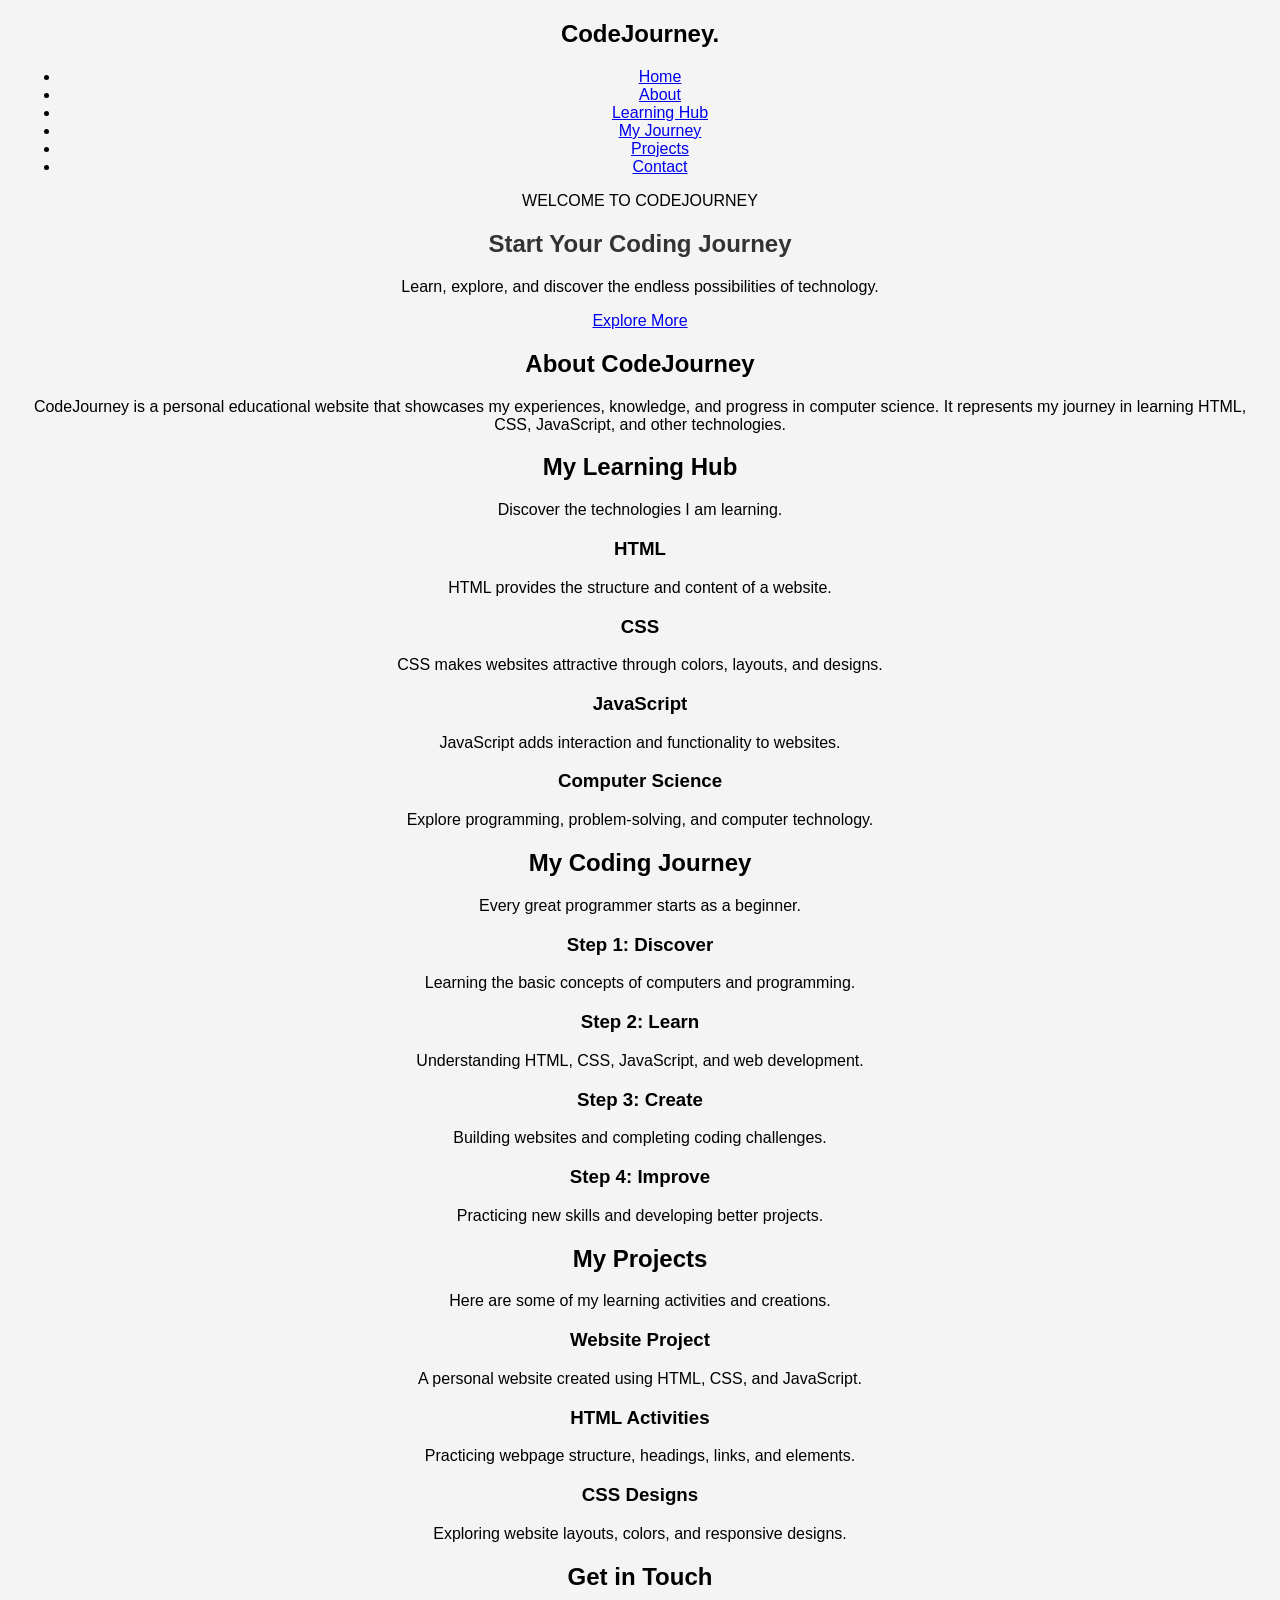
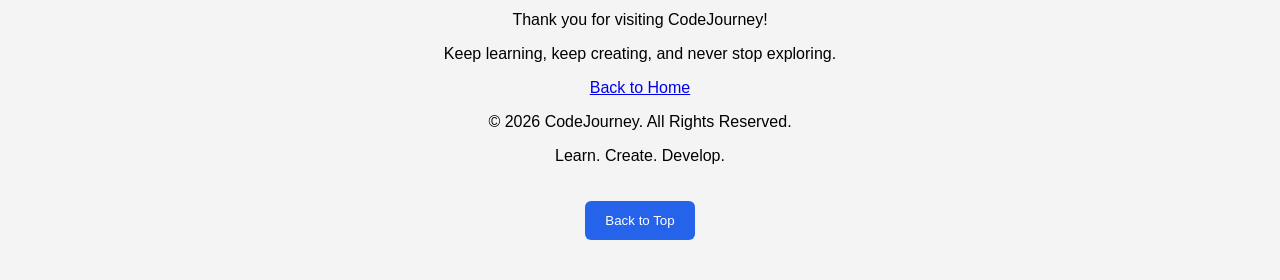
<file: index.html>
<!DOCTYPE html>
<html lang="en">
<head>
    <meta charset="UTF-8">
    <meta name="viewport" content="width=device-width, initial-scale=1.0">
    <title>CodeJourney | Learn. Create. Develop.</title>
    <meta name="description" content="Explore my journey in computer science and web development.">
    <link rel="stylesheet" href="style.css">
</head>
<body>

<header>
    <nav>
        <h2 class="logo">CodeJourney.</h2>
        <ul>
            <li><a href="#home">Home</a></li>
            <li><a href="#about">About</a></li>
            <li><a href="#learn">Learning Hub</a></li>
            <li><a href="#journey">My Journey</a></li>
            <li><a href="#projects">Projects</a></li>
            <li><a href="#contact">Contact</a></li>
        </ul>
    </nav>
</header>

<main>

    <section id="home" class="hero">
        <p class="welcome">WELCOME TO CODEJOURNEY</p>
        <h1>Start Your Coding Journey</h1>
        <p>Learn, explore, and discover the endless possibilities of technology.</p>
        <a href="#about" class="btn">Explore More</a>
    </section>

    <section id="about">
        <h2>About CodeJourney</h2>
        <p>
            CodeJourney is a personal educational website
            that showcases my experiences, knowledge,
            and progress in computer science.
            It represents my journey in learning
            HTML, CSS, JavaScript, and other technologies.
        </p>
    </section>

    <section id="learn">
        <h2>My Learning Hub</h2>
        <p>Discover the technologies I am learning.</p>

        <div class="cards">
            <article class="card">
                <h3>HTML</h3>
                <p>HTML provides the structure and content of a website.</p>
            </article>

            <article class="card">
                <h3>CSS</h3>
                <p>CSS makes websites attractive through colors, layouts, and designs.</p>
            </article>

            <article class="card">
                <h3>JavaScript</h3>
                <p>JavaScript adds interaction and functionality to websites.</p>
            </article>

            <article class="card">
                <h3>Computer Science</h3>
                <p>Explore programming, problem-solving, and computer technology.</p>
            </article>
        </div>
    </section>

    <section id="journey">
        <h2>My Coding Journey</h2>
        <p>Every great programmer starts as a beginner.</p>

        <div class="timeline">
            <article class="journey-card">
                <h3>Step 1: Discover</h3>
                <p>Learning the basic concepts of computers and programming.</p>
            </article>

            <article class="journey-card">
                <h3>Step 2: Learn</h3>
                <p>Understanding HTML, CSS, JavaScript, and web development.</p>
            </article>

            <article class="journey-card">
                <h3>Step 3: Create</h3>
                <p>Building websites and completing coding challenges.</p>
            </article>

            <article class="journey-card">
                <h3>Step 4: Improve</h3>
                <p>Practicing new skills and developing better projects.</p>
            </article>
        </div>
    </section>

    <section id="projects">
        <h2>My Projects</h2>
        <p>Here are some of my learning activities and creations.</p>

        <div class="cards">
            <article class="card">
                <h3>Website Project</h3>
                <p>A personal website created using HTML, CSS, and JavaScript.</p>
            </article>

            <article class="card">
                <h3>HTML Activities</h3>
                <p>Practicing webpage structure, headings, links, and elements.</p>
            </article>

            <article class="card">
                <h3>CSS Designs</h3>
                <p>Exploring website layouts, colors, and responsive designs.</p>
            </article>
        </div>
    </section>

    <section id="contact">
        <h2>Get in Touch</h2>
        <p>Thank you for visiting CodeJourney!</p>
        <p>Keep learning, keep creating, and never stop exploring.</p>
        <a href="#home" class="btn">Back to Home</a>
    </section>

</main>

<footer>
    <p class="copyright">© 2026 CodeJourney. All Rights Reserved.</p>
    <p>Learn. Create. Develop.</p>
</footer>

<script src="script.js"></script>
</body>
  </html>
</file>
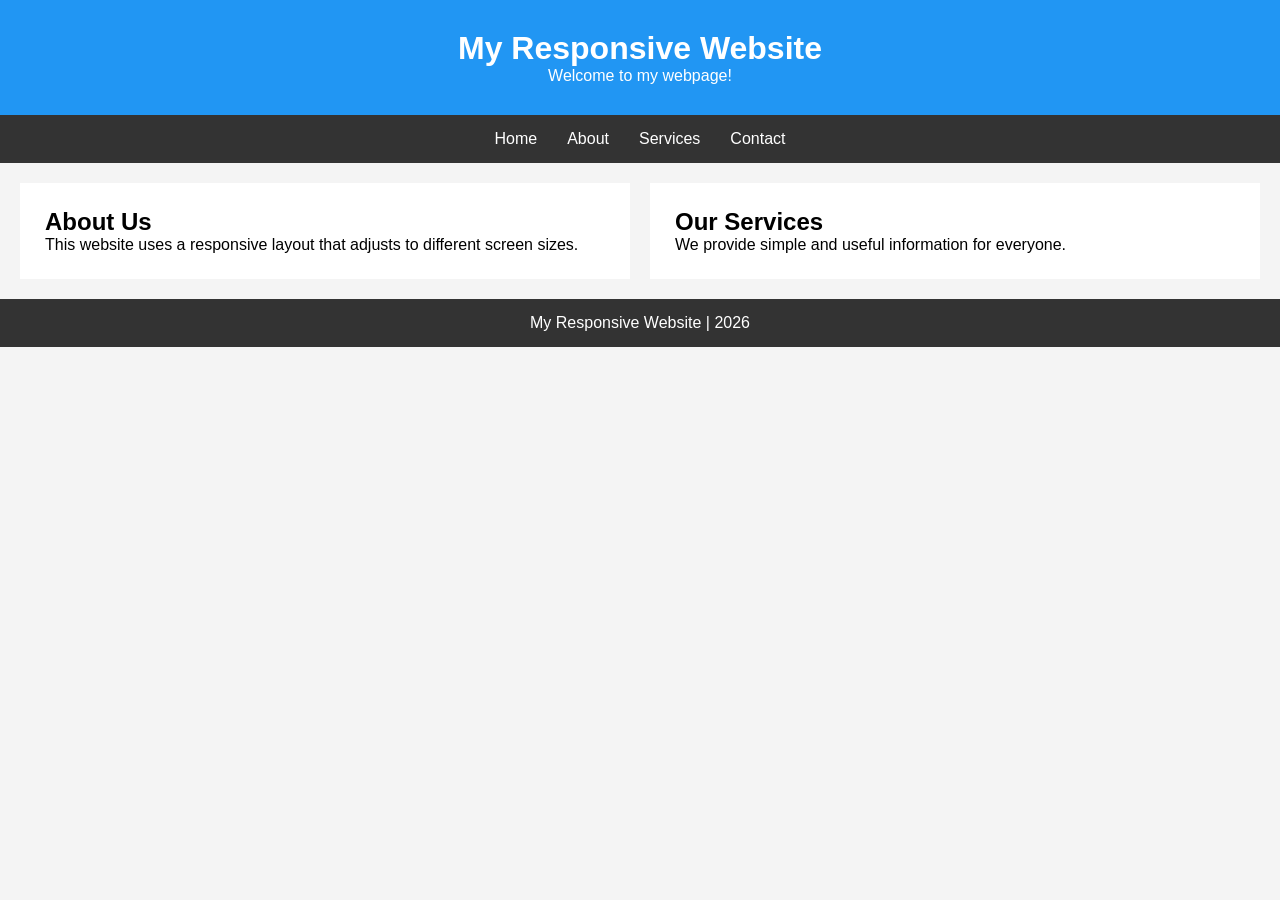
<file: Challenge #10/index.html>
<!DOCTYPE html>
<html>
<head>
    <meta name="viewport" content="width=device-width, initial-scale=1.0">
    <title>Responsive Layout</title>
    <link rel="stylesheet" href="style.css">
</head>
<body>

    <header>
        <h1>My Responsive Website</h1>
        <p>Welcome to my webpage!</p>
    </header>

    <nav>
        <a href="#">Home</a>
        <a href="#">About</a>
        <a href="#">Services</a>
        <a href="#">Contact</a>
    </nav>

    <main>
        <section>
            <h2>About Us</h2>
            <p>This website uses a responsive layout that adjusts to different screen sizes.</p>
        </section>

        <section>
            <h2>Our Services</h2>
            <p>We provide simple and useful information for everyone.</p>
        </section>
    </main>

    <footer>
        <p>My Responsive Website | 2026</p>
    </footer>

</body>
          </html>
</file>
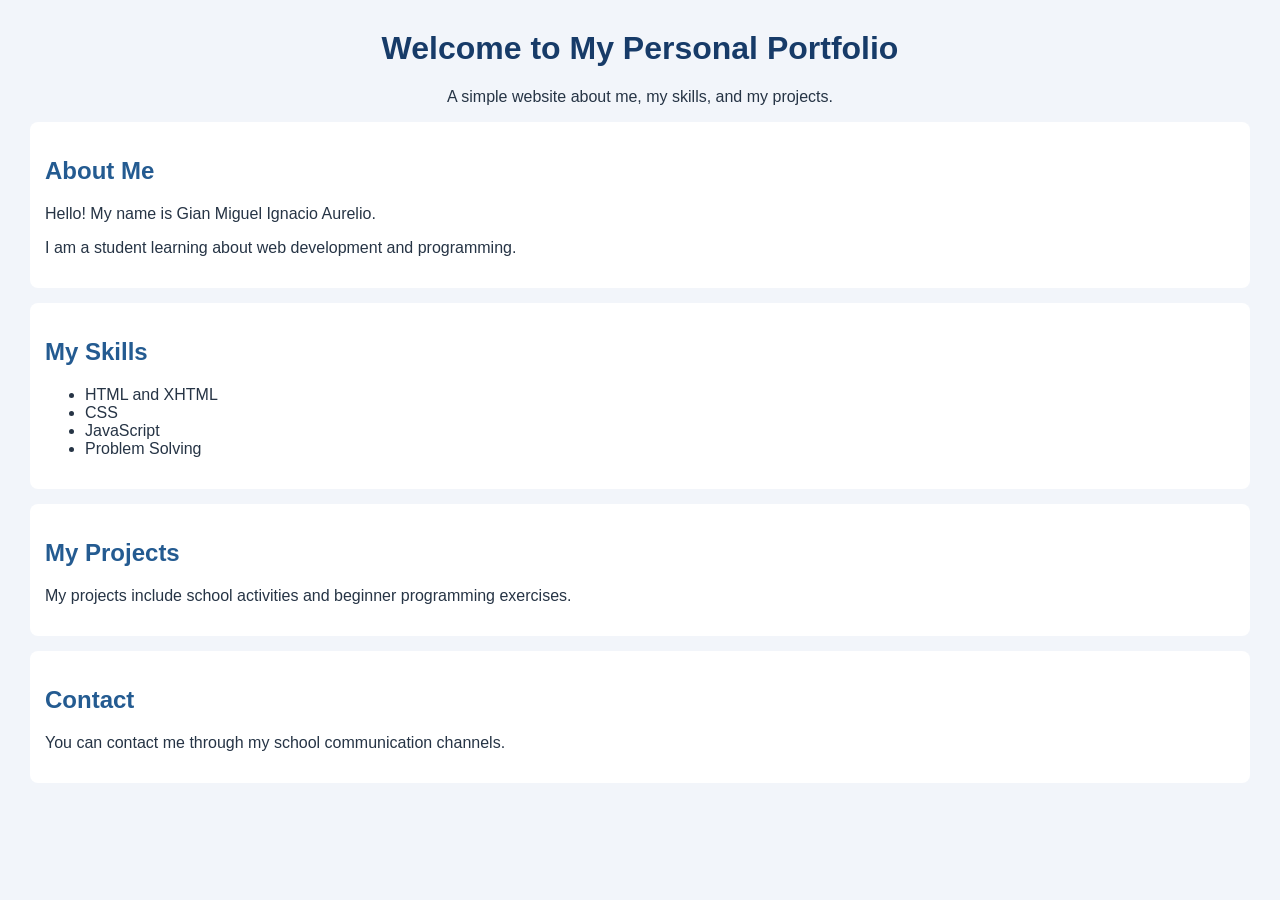
<file: Challenge #2/index.html>
<?xml version="1.0" encoding="UTF-8"?>
<!DOCTYPE html PUBLIC "-//W3C//DTD XHTML 1.0 Strict//EN" "http://www.w3.org/TR/xhtml1/DTD/xhtml1-strict.dtd">
<html xmlns="http://www.w3.org/1999/xhtml">
<head>
    <title>My Personal Portfolio</title>
    <style type="text/css">
        body {
            font-family: Arial, sans-serif;
            background-color: #f2f5fa;
            color: #263445;
            margin: 30px;
        }
        h1 {
            color: #173b68;
            text-align: center;
        }
        h2 {
            color: #245b91;
        }
        .section {
            background-color: white;
            padding: 15px;
            margin-bottom: 15px;
            border-radius: 8px;
        }
        a {
            color: #245b91;
        }
    </style>
</head>
<body>

    <h1>Welcome to My Personal Portfolio</h1>
    <p style="text-align:center;">A simple website about me, my skills, and my projects.</p>

    <div class="section">
        <h2>About Me</h2>
        <p>Hello! My name is Gian Miguel Ignacio Aurelio.</p>
        <p>I am a student learning about web development and programming.</p>
    </div>

    <div class="section">
        <h2>My Skills</h2>
        <ul>
            <li>HTML and XHTML</li>
            <li>CSS</li>
            <li>JavaScript</li>
            <li>Problem Solving</li>
        </ul>
    </div>

    <div class="section">
        <h2>My Projects</h2>
        <p>My projects include school activities and beginner programming exercises.</p>
    </div>

    <div class="section">
        <h2>Contact</h2>
        <p>You can contact me through my school communication channels.</p>
    </div>

</body>
      </html>
</file>
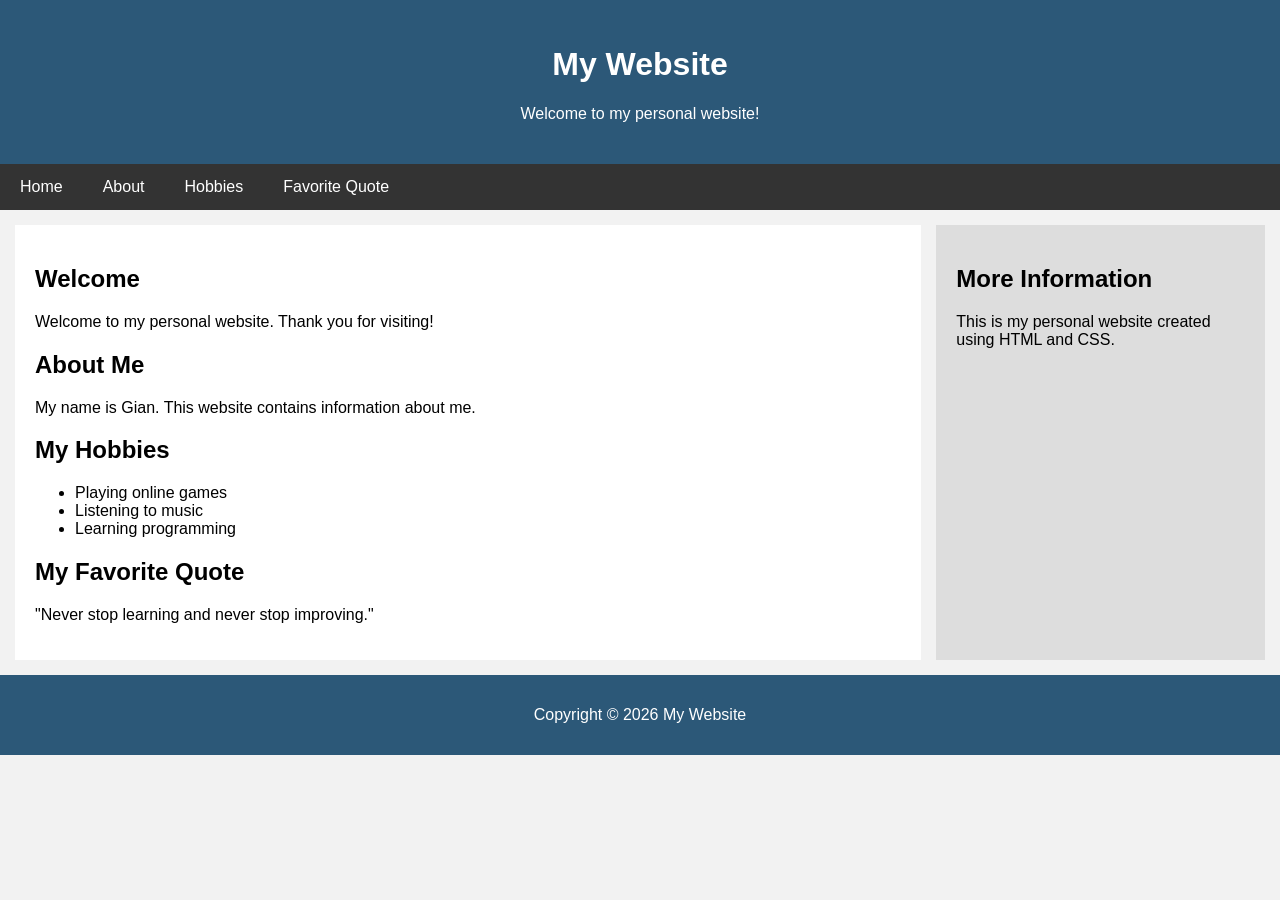
<file: Challenge #3/index.html>
<!DOCTYPE html>
<html>
<head>
    <title>My Website</title>
    <style>
        * {
            box-sizing: border-box;
        }

        body {
            font-family: Arial, sans-serif;
            margin: 0;
            background-color: #f2f2f2;
        }

        header {
            background-color: #2c5878;
            color: white;
            text-align: center;
            padding: 25px;
        }

        nav {
            background-color: #333;
            overflow: hidden;
        }

        nav a {
            float: left;
            color: white;
            padding: 14px 20px;
            text-decoration: none;
        }

        nav a:hover {
            background-color: #ddd;
            color: black;
        }

        .container {
            display: flex;
            gap: 15px;
            padding: 15px;
        }

        main {
            flex: 3;
            background-color: white;
            padding: 20px;
        }

        aside {
            flex: 1;
            background-color: #ddd;
            padding: 20px;
        }

        footer {
            background-color: #2c5878;
            color: white;
            text-align: center;
            padding: 15px;
        }
    </style>
</head>

<body>

    <header>
        <h1>My Website</h1>
        <p>Welcome to my personal website!</p>
    </header>

    <nav>
        <a href="#home">Home</a>
        <a href="#about">About</a>
        <a href="#hobbies">Hobbies</a>
        <a href="#quote">Favorite Quote</a>
    </nav>

    <div class="container">

        <main>
            <section id="home">
                <h2>Welcome</h2>
                <p>Welcome to my personal website.
                Thank you for visiting!</p>
            </section>

            <section id="about">
                <h2>About Me</h2>
                <p>My name is Gian. This website
                contains information about me.</p>
            </section>

            <section id="hobbies">
                <h2>My Hobbies</h2>
                <ul>
                    <li>Playing online games</li>
                    <li>Listening to music</li>
                    <li>Learning programming</li>
                </ul>
            </section>

            <section id="quote">
                <h2>My Favorite Quote</h2>
                <p>"Never stop learning and
                never stop improving."</p>
            </section>
        </main>

        <aside>
            <h2>More Information</h2>
            <p>This is my personal website
            created using HTML and CSS.</p>
        </aside>

    </div>

    <footer>
        <p>Copyright &copy; 2026 My Website</p>
    </footer>

</body>
          </html>
</file>
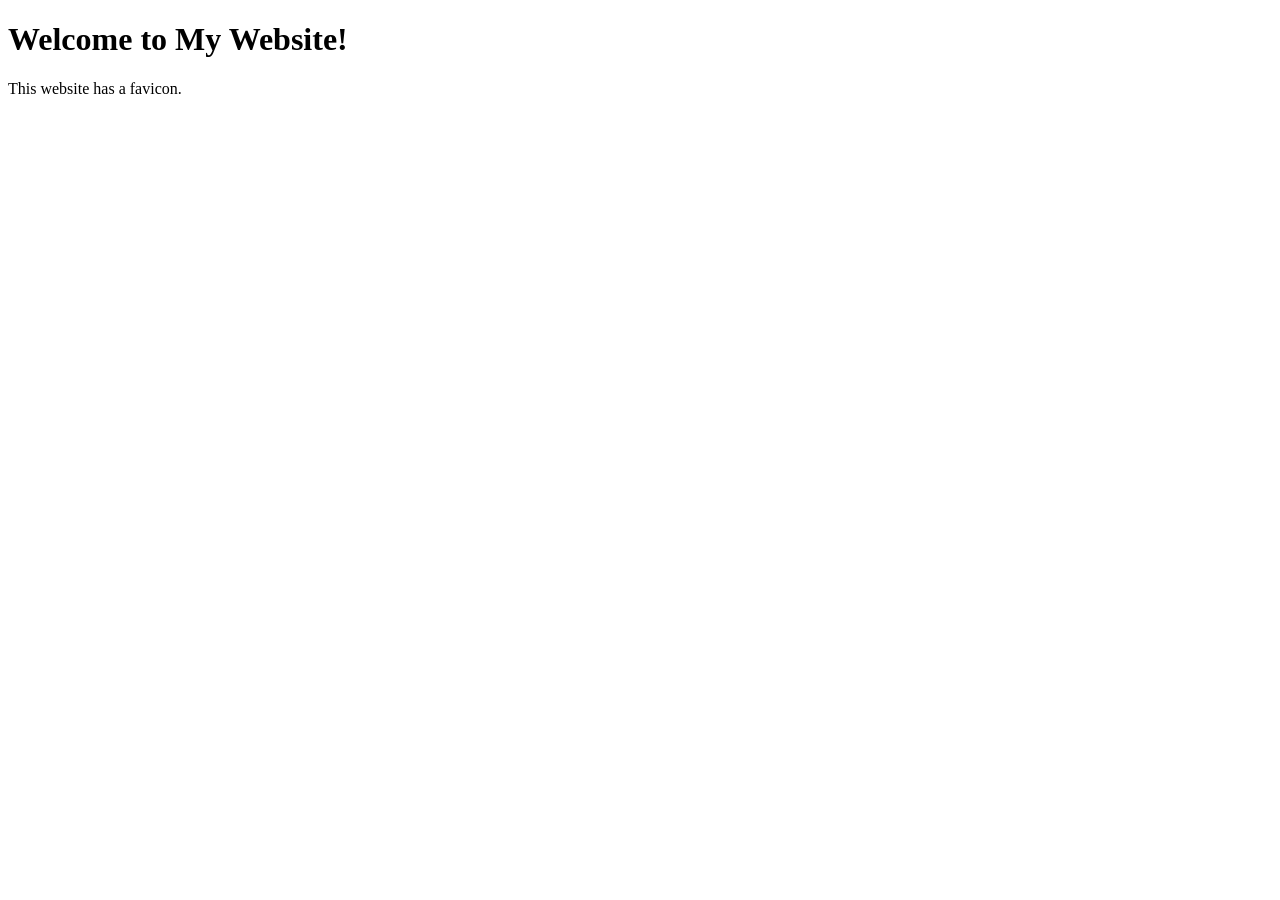
<file: Challenge #4/index.html>
<!DOCTYPE html>
<html>
<head>
    <title>My First Favicon</title>

    <link rel="icon" type="image/png"
    href="favicon.png">

</head>
<body>

    <h1>Welcome to My Website!</h1>
    <p>This website has a favicon.</p>

</body>
  </html>
</file>
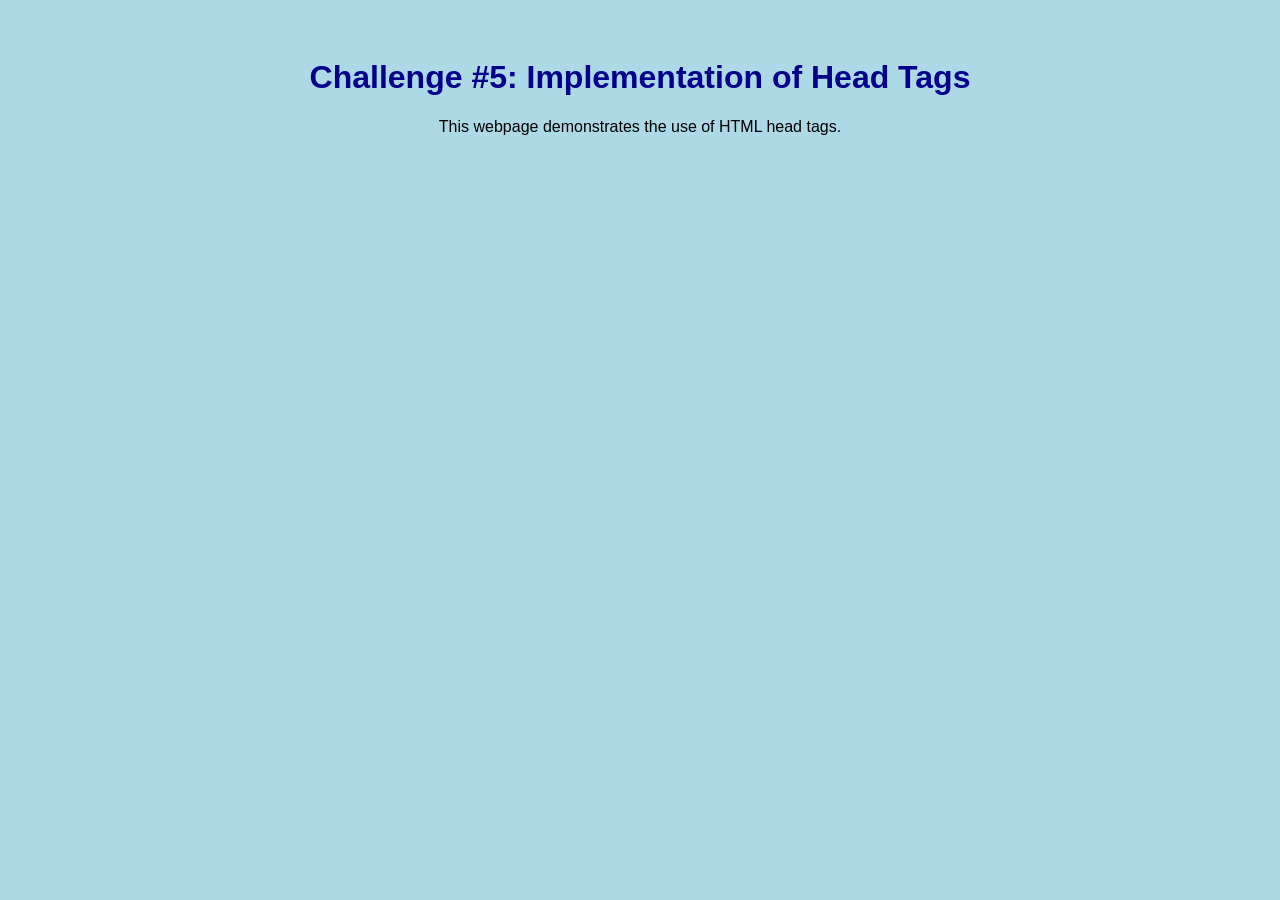
<file: Challenge #5/index.html>
<!DOCTYPE html>
<html lang="en">
<head>
    <meta charset="UTF-8">
    <meta name="viewport" content="width=device-width, initial-scale=1.0">

    <meta name="description" content="My Challenge 5 HTML project">

    <title>Challenge 5 - Head Tags</title>

    <style>
        body {
            font-family: Arial, sans-serif;
            background-color: lightblue;
            text-align: center;
            padding: 30px;
        }

        h1 {
            color: darkblue;
        }
    </style>
</head>

<body>
    <h1>Challenge #5: Implementation of Head Tags</h1>
    <p>This webpage demonstrates the use of HTML head tags.</p>
</body>
</html>
</file>
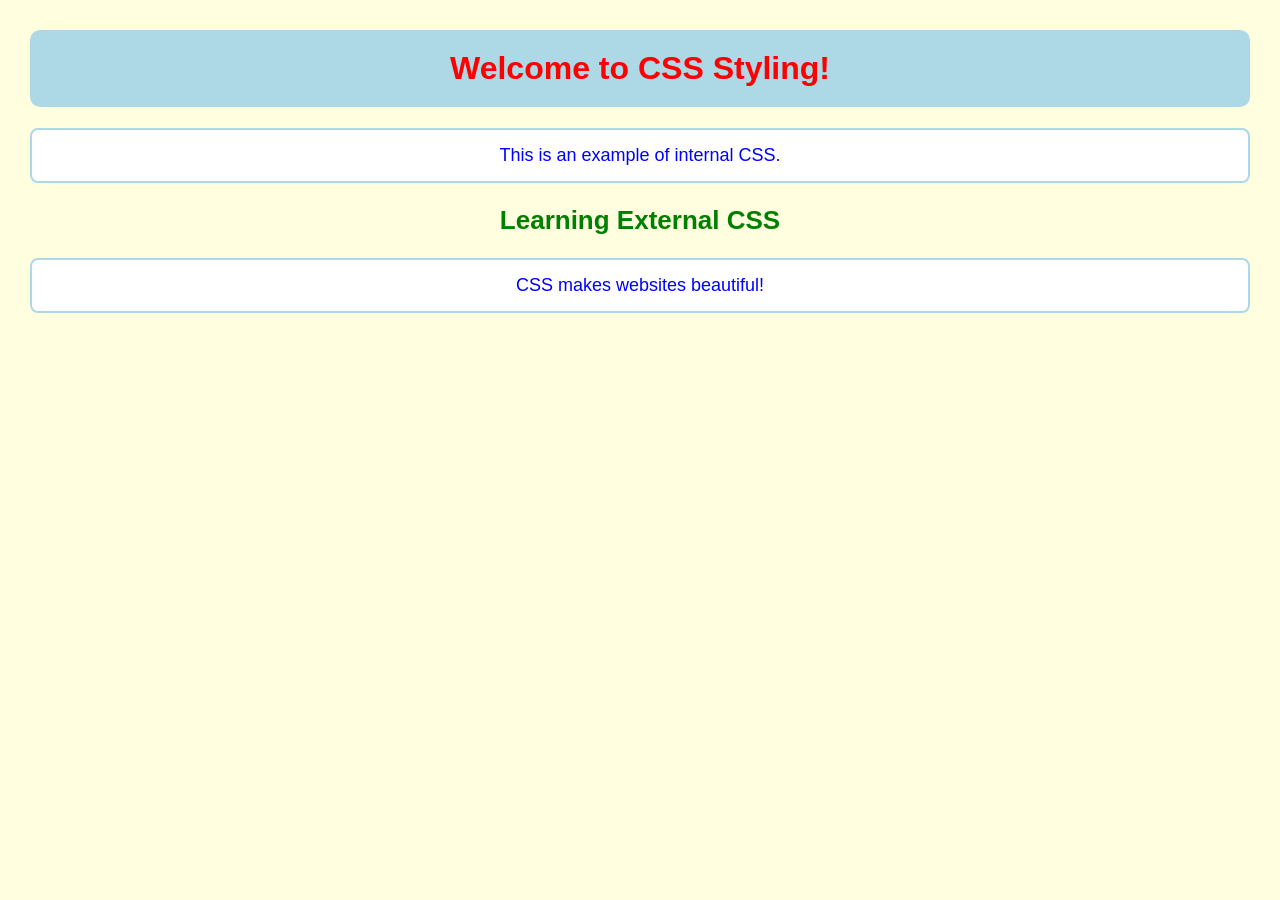
<file: Challenge #6/index.html>
<!DOCTYPE html>
<html>
<head>
    <title>Challenge 6 - CSS Styles</title>

    <link rel="stylesheet" href="style.css">

    <style>
        p {
            color: blue;
            font-size: 18px;
        }
    </style>
</head>

<body>
    <h1 style="color: red;">Welcome to CSS Styling!</h1>

    <p>This is an example of internal CSS.</p>

    <h2>Learning External CSS</h2>

    <p>CSS makes websites beautiful!</p>
</body>
</html>
</file>
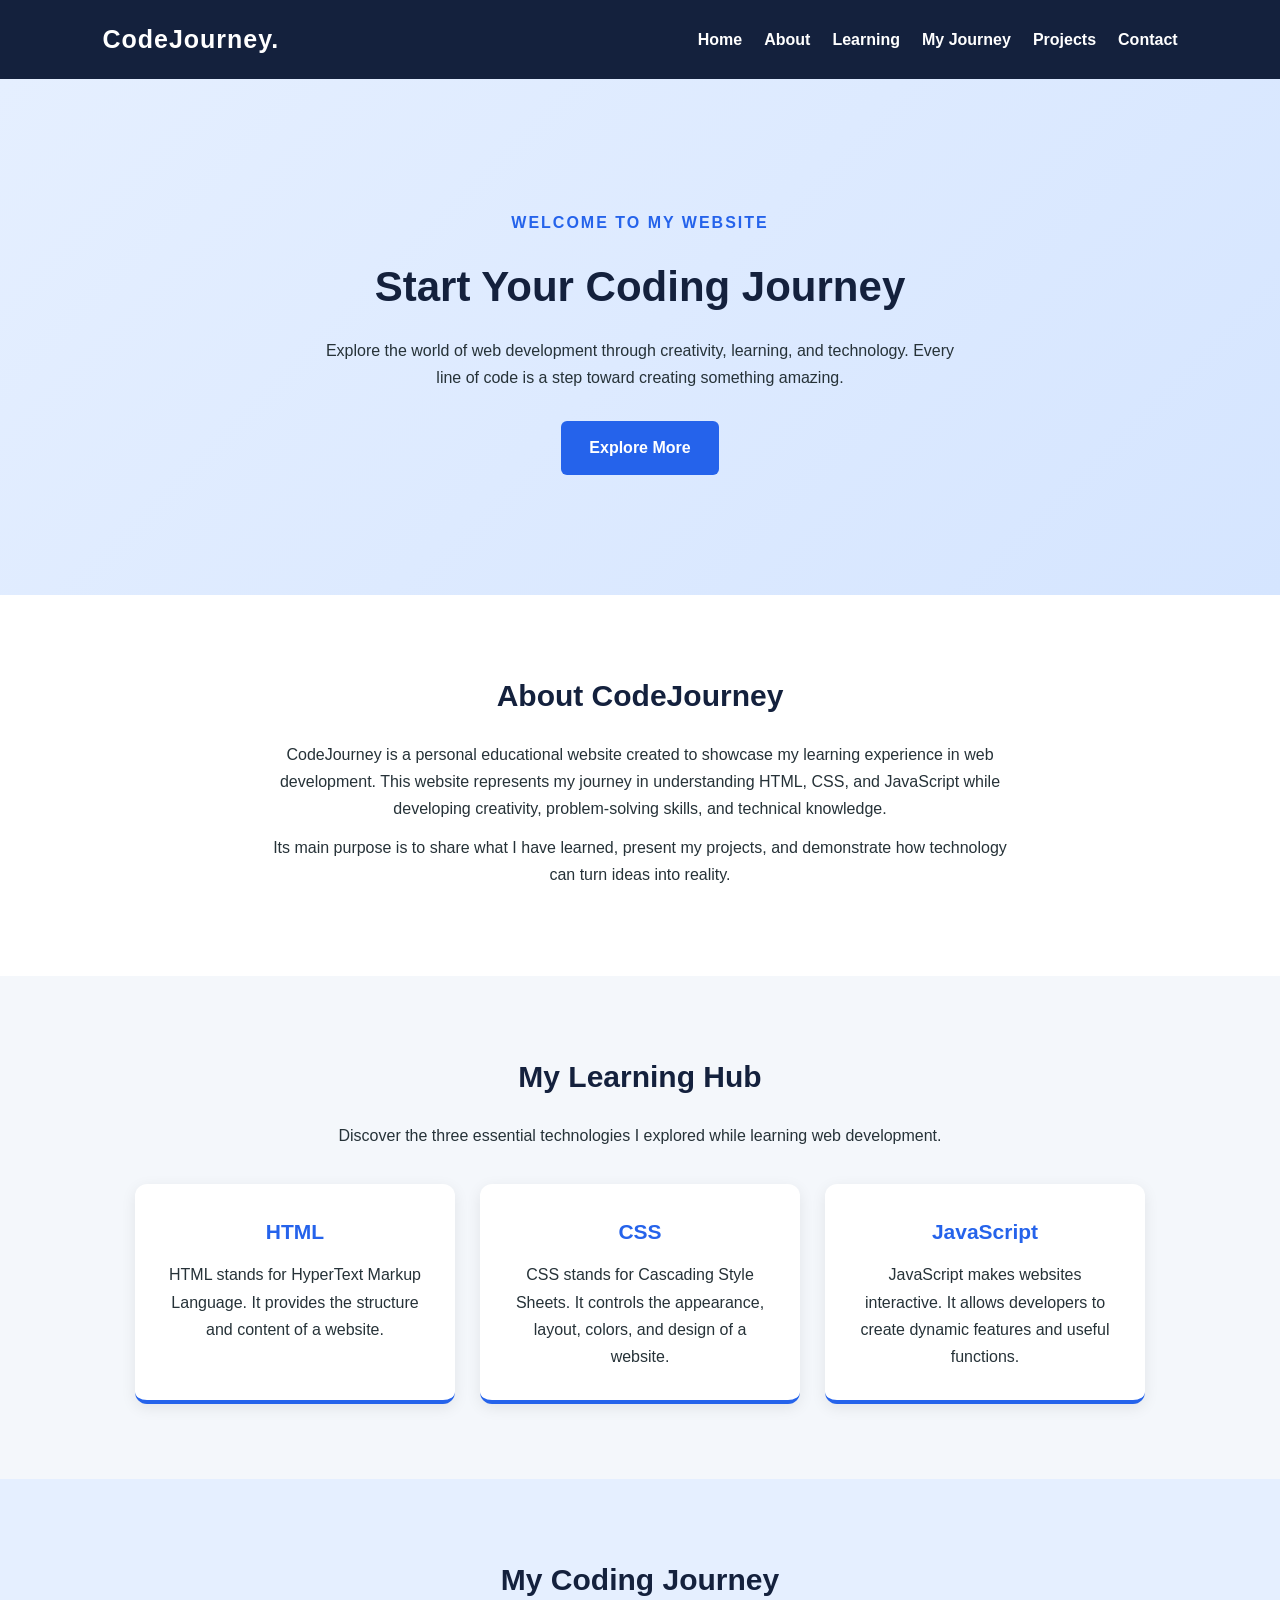
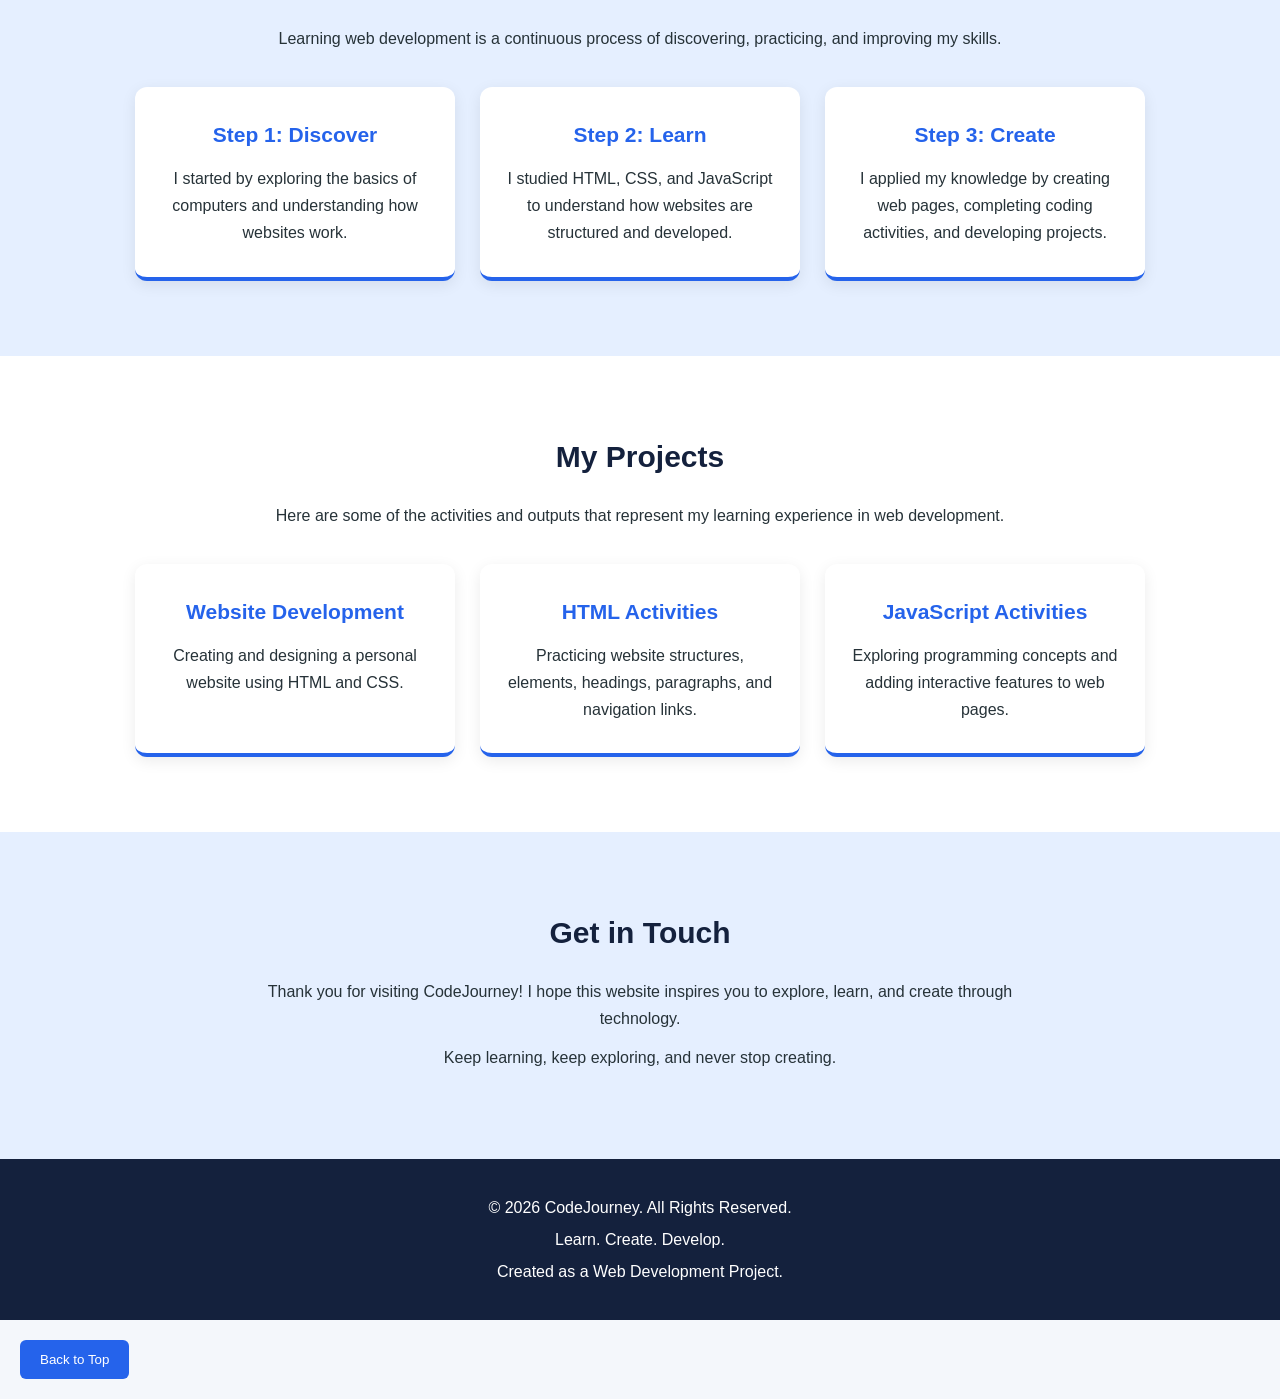
<file: IntroToComputing-Website-Project/index.html>
<!DOCTYPE html>
<html lang="en">
<head>
    <meta charset="UTF-8">
    <meta name="viewport" content="width=device-width, initial-scale=1.0">

    <title>CodeJourney | Learn. Create. Develop.</title>

    <meta name="description" content="Explore CodeJourney, a website dedicated to learning web development, creativity, and technology.">

    <link rel="stylesheet" href="style.css">
</head>

<body>

    <!-- HEADER AND NAVIGATION -->
    <header>
        <nav>
            <h2 class="logo">CodeJourney.</h2>

            <ul>
                <li><a href="#home">Home</a></li>
                <li><a href="#about">About</a></li>
                <li><a href="#learn">Learning</a></li>
                <li><a href="#journey">My Journey</a></li>
                <li><a href="#projects">Projects</a></li>
                <li><a href="#contact">Contact</a></li>
            </ul>
        </nav>
    </header>

    <main>

        <!-- HOME SECTION -->
        <section id="home" class="hero">
            <p class="welcome">WELCOME TO MY WEBSITE</p>

            <h1>Start Your Coding Journey</h1>

            <p>
                Explore the world of web development
                through creativity, learning, and technology.
                Every line of code is a step toward creating
                something amazing.
            </p>

            <a href="#about" class="btn">Explore More</a>
        </section>

        <!-- ABOUT SECTION -->
        <section id="about">
            <h2>About CodeJourney</h2>

            <p>
                CodeJourney is a personal educational website
                created to showcase my learning experience
                in web development.

                This website represents my journey in
                understanding HTML, CSS, and JavaScript
                while developing creativity, problem-solving
                skills, and technical knowledge.
            </p>

            <p>
                Its main purpose is to share what I have learned,
                present my projects, and demonstrate how
                technology can turn ideas into reality.
            </p>
        </section>

        <!-- LEARNING SECTION -->
        <section id="learn">
            <h2>My Learning Hub</h2>

            <p>
                Discover the three essential technologies
                I explored while learning web development.
            </p>

            <div class="cards">

                <article class="card">
                    <h3>HTML</h3>

                    <p>
                        HTML stands for HyperText Markup Language.
                        It provides the structure and content
                        of a website.
                    </p>
                </article>

                <article class="card">
                    <h3>CSS</h3>

                    <p>
                        CSS stands for Cascading Style Sheets.
                        It controls the appearance, layout,
                        colors, and design of a website.
                    </p>
                </article>

                <article class="card">
                    <h3>JavaScript</h3>

                    <p>
                        JavaScript makes websites interactive.
                        It allows developers to create
                        dynamic features and useful functions.
                    </p>
                </article>

            </div>
        </section>

        <!-- MY JOURNEY SECTION -->
        <section id="journey">
            <h2>My Coding Journey</h2>

            <p>
                Learning web development is a continuous
                process of discovering, practicing,
                and improving my skills.
            </p>

            <div class="cards">

                <article class="card">
                    <h3>Step 1: Discover</h3>

                    <p>
                        I started by exploring the basics
                        of computers and understanding
                        how websites work.
                    </p>
                </article>

                <article class="card">
                    <h3>Step 2: Learn</h3>

                    <p>
                        I studied HTML, CSS, and JavaScript
                        to understand how websites
                        are structured and developed.
                    </p>
                </article>

                <article class="card">
                    <h3>Step 3: Create</h3>

                    <p>
                        I applied my knowledge by creating
                        web pages, completing coding activities,
                        and developing projects.
                    </p>
                </article>

            </div>
        </section>

        <!-- PROJECTS SECTION -->
        <section id="projects">
            <h2>My Projects</h2>

            <p>
                Here are some of the activities and outputs
                that represent my learning experience
                in web development.
            </p>

            <div class="cards">

                <article class="card">
                    <h3>Website Development</h3>

                    <p>
                        Creating and designing a personal
                        website using HTML and CSS.
                    </p>
                </article>

                <article class="card">
                    <h3>HTML Activities</h3>

                    <p>
                        Practicing website structures,
                        elements, headings, paragraphs,
                        and navigation links.
                    </p>
                </article>

                <article class="card">
                    <h3>JavaScript Activities</h3>

                    <p>
                        Exploring programming concepts
                        and adding interactive features
                        to web pages.
                    </p>
                </article>

            </div>
        </section>

        <!-- CONTACT SECTION -->
        <section id="contact">
            <h2>Get in Touch</h2>

            <p>
                Thank you for visiting CodeJourney!
                I hope this website inspires you to
                explore, learn, and create through technology.
            </p>

            <p>
                Keep learning, keep exploring,
                and never stop creating.
            </p>
        </section>

    </main>

    <!-- FOOTER -->
    <footer>
        <p>© 2026 CodeJourney. All Rights Reserved.</p>

        <p>Learn. Create. Develop.</p>

        <p>Created as a Web Development Project.</p>
    </footer>

    <script src="script.js"></script>

</body>
    </html>
</file>
<file: style.css>
body {
    font-family: Arial, sans-serif;
    background-color: #f4f4f4;
    margin: 20px;
    text-align: center;
}

h1 {
    color: #333;
}

.accordion {
    background-color: #333;
    color: white;
    cursor: pointer;
    padding: 18px;
    width: 100%;
    border: none;
    text-align: left;
    font-size: 16px;
    margin-top: 5px;
}

.accordion:hover,
.accordion.active {
    background-color: #555;
}

.panel {
    display: none;
    background-color: white;
    padding: 15px;
}
</file>
<file: Challenge #10/style.css>
* {
    box-sizing: border-box;
    margin: 0;
    padding: 0;
}

body {
    font-family: Arial, sans-serif;
    background-color: #f4f4f4;
}

header {
    background-color: #2196F3;
    color: white;
    text-align: center;
    padding: 30px;
}

nav {
    display: flex;
    justify-content: center;
    background-color: #333;
}

nav a {
    color: white;
    padding: 15px;
    text-decoration: none;
}

main {
    display: flex;
    gap: 20px;
    padding: 20px;
}

section {
    background-color: white;
    padding: 25px;
    flex: 1;
}

footer {
    background-color: #333;
    color: white;
    text-align: center;
    padding: 15px;
}

@media screen and (max-width: 600px) {
    nav {
        flex-direction: column;
        text-align: center;
    }

    main {
        flex-direction: column;
    }
      }
</file>
<file: Challenge #6/style.css>
body {
    background-color: lightyellow;
    font-family: Arial, sans-serif;
    text-align: center;
    margin: 30px;
}

h1 {
    color: darkred;
    background-color: lightblue;
    padding: 20px;
    border-radius: 10px;
}

h2 {
    color: green;
    font-size: 26px;
}

p {
    background-color: white;
    padding: 15px;
    border: 2px solid lightblue;
    border-radius: 8px;
}
</file>
<file: IntroToComputing-Website-Project/style.css>
/* GENERAL SETTINGS */
* {
    margin: 0;
    padding: 0;
    box-sizing: border-box;
    scroll-behavior: smooth;
}

body {
    font-family: Arial, sans-serif;
    background: #f4f7fb;
    color: #263238;
    line-height: 1.7;
}

/* HEADER AND NAVIGATION */
header {
    background: #14213d;
    padding: 18px 8%;
    position: sticky;
    top: 0;
    z-index: 1000;
}

nav {
    display: flex;
    justify-content: space-between;
    align-items: center;
    flex-wrap: wrap;
    gap: 15px;
}

.logo {
    color: #ffffff;
    font-size: 25px;
    letter-spacing: 1px;
}

nav ul {
    display: flex;
    list-style: none;
    gap: 22px;
    flex-wrap: wrap;
}

nav a {
    color: white;
    text-decoration: none;
    font-weight: bold;
    transition: 0.3s;
}

nav a:hover {
    color: #fca311;
}

/* HOME SECTION */
.hero {
    text-align: center;
    padding: 120px 20px;
    background: linear-gradient(135deg, #e5efff, #d5e5ff);
}

.welcome {
    color: #2563eb;
    font-weight: bold;
    letter-spacing: 2px;
}

.hero h1 {
    font-size: 42px;
    margin: 15px 0;
    color: #14213d;
}

.hero p {
    max-width: 650px;
    margin: 10px auto;
}

.btn {
    display: inline-block;
    background: #2563eb;
    color: white;
    padding: 13px 28px;
    margin-top: 20px;
    text-decoration: none;
    border-radius: 6px;
    font-weight: bold;
    transition: 0.3s;
}

.btn:hover {
    background: #14213d;
    transform: translateY(-3px);
}

/* GENERAL SECTION DESIGN */
section:not(.hero) {
    padding: 75px 8%;
    text-align: center;
}

section h2 {
    margin-bottom: 20px;
    color: #14213d;
    font-size: 30px;
}

section > p {
    max-width: 750px;
    margin: 12px auto;
}

/* LEARNING, JOURNEY AND PROJECT CARDS */
.cards {
    display: flex;
    justify-content: center;
    flex-wrap: wrap;
    gap: 25px;
    margin-top: 35px;
}

.card {
    background: white;
    padding: 30px 25px;
    border-radius: 12px;
    flex: 1 1 220px;
    max-width: 320px;
    box-shadow: 0 4px 15px rgba(0,0,0,0.08);
    transition: 0.3s;
    border-bottom: 4px solid #2563eb;
}

.card:hover {
    transform: translateY(-8px);
    box-shadow: 0 8px 22px rgba(0,0,0,0.12);
}

.card h3 {
    color: #2563eb;
    margin-bottom: 12px;
    font-size: 21px;
}

/* ABOUT SECTION */
#about {
    background: #ffffff;
}

/* LEARNING SECTION */
#learn {
    background: #f4f7fb;
}

/* JOURNEY SECTION */
#journey {
    background: #e5efff;
}

/* PROJECTS SECTION */
#projects {
    background: #ffffff;
}

/* CONTACT SECTION */
#contact {
    background: #e5efff;
}

/* FOOTER */
footer {
    background: #14213d;
    color: white;
    text-align: center;
    padding: 30px 15px;
}

footer p {
    margin: 5px 0;
}

/* RESPONSIVE DESIGN */
@media (max-width: 768px) {

    header {
        padding: 18px 5%;
    }

    nav {
        flex-direction: column;
    }

    nav ul {
        justify-content: center;
        gap: 14px;
    }

    .hero {
        padding: 85px 20px;
    }

    .hero h1 {
        font-size: 32px;
    }

    section:not(.hero) {
        padding: 55px 6%;
    }

    section h2 {
        font-size: 26px;
    }

    .cards {
        gap: 18px;
    }

    .card {
        flex: 1 1 100%;
    }
}

@media (max-width: 400px) {

    .logo {
        font-size: 22px;
    }

    nav ul {
        gap: 10px;
    }

    nav a {
        font-size: 14px;
    }

    .hero h1 {
        font-size: 27px;
    }
    }
</file>
